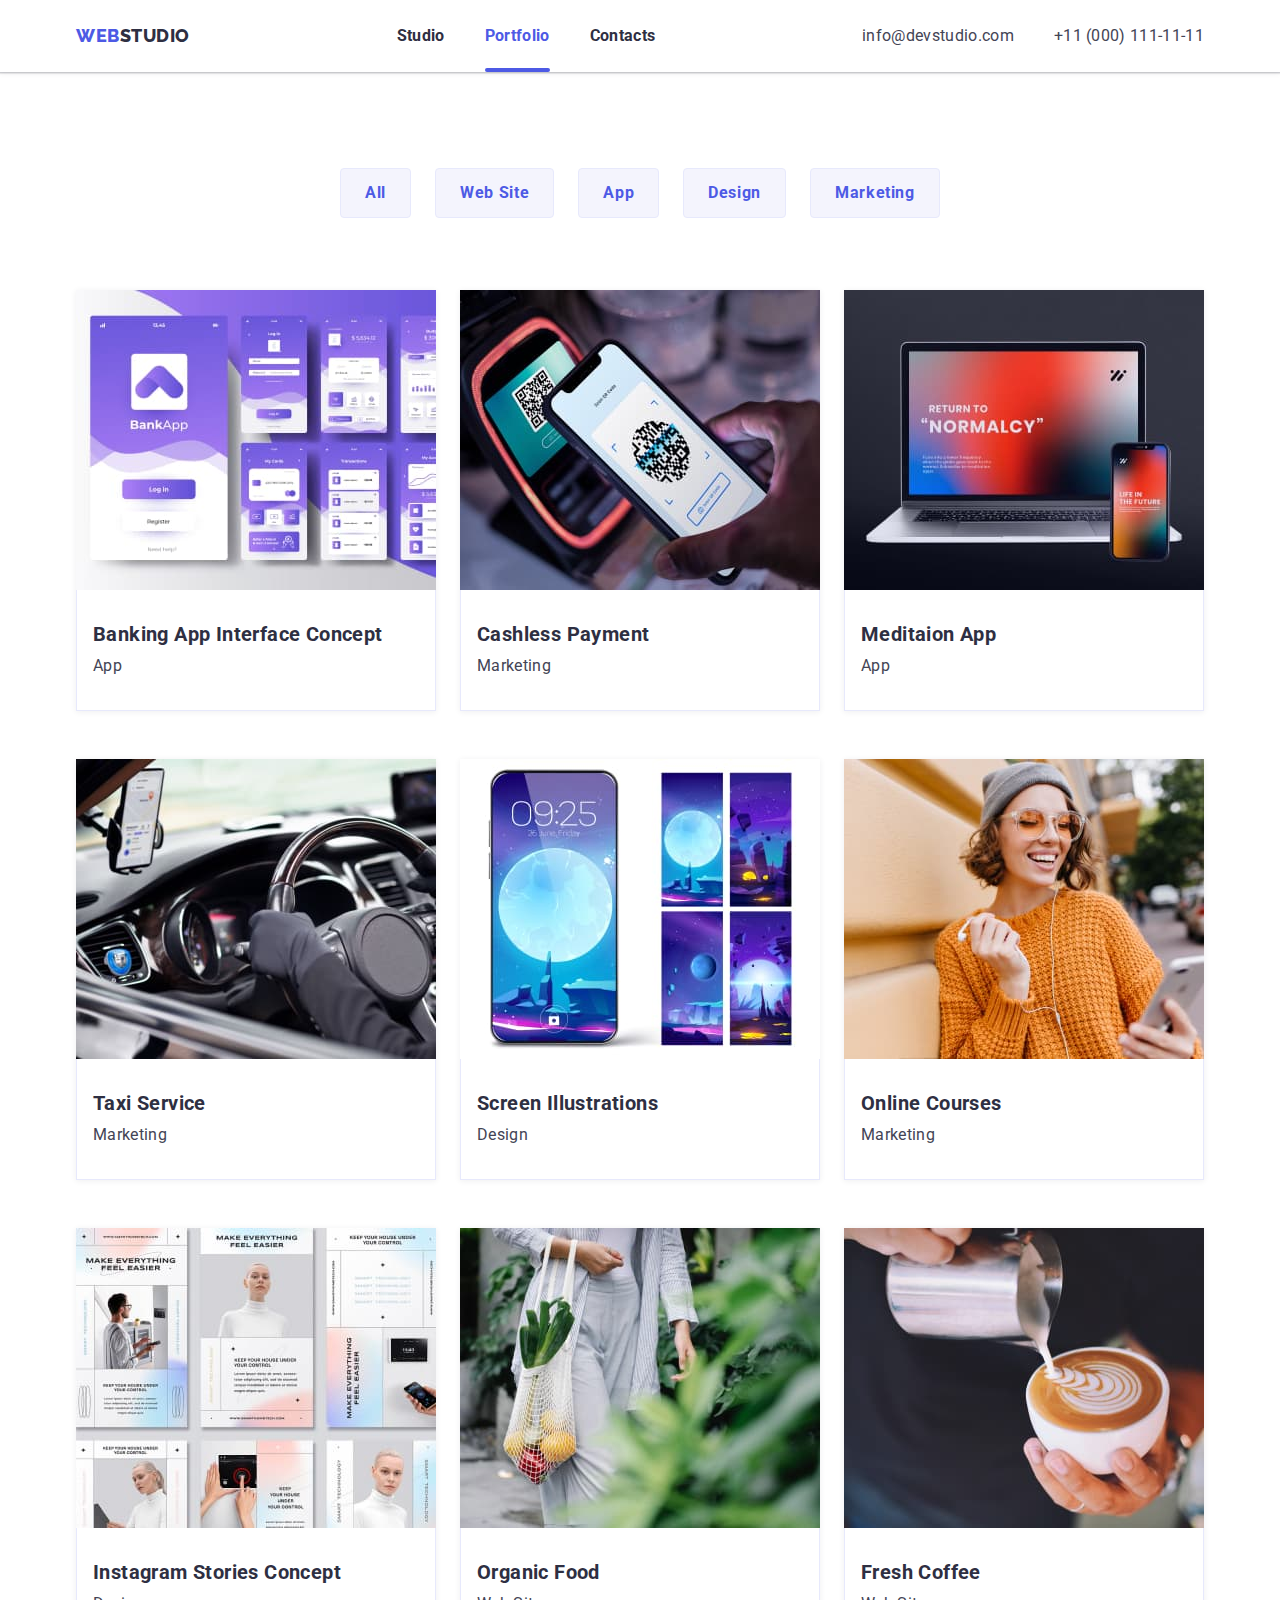
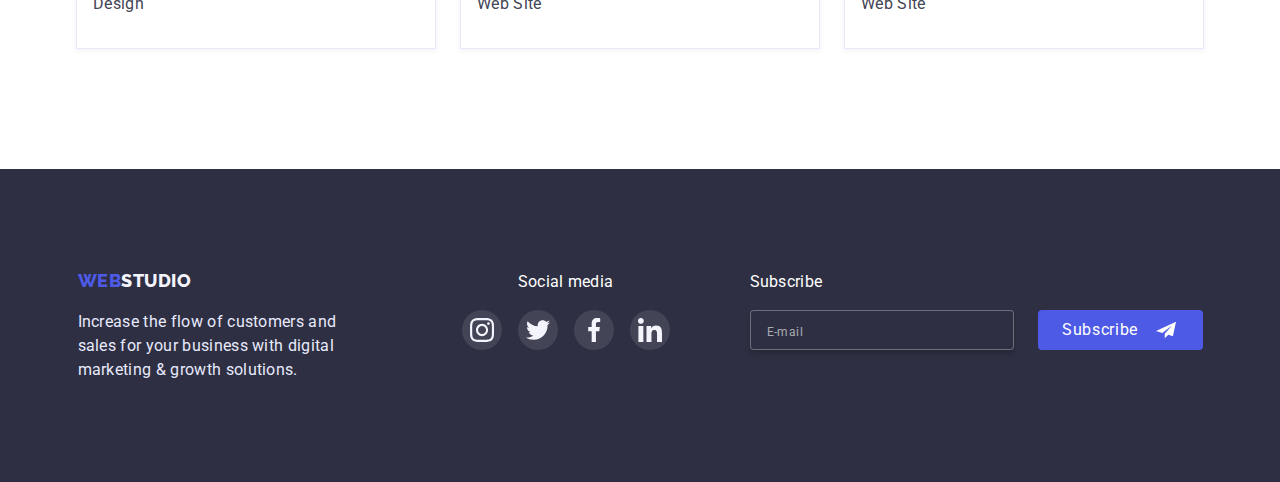
<file: portfolio.html>
<!DOCTYPE html>
<html lang="en">
<head>
    <meta charset="UTF-8">
    <meta http-equiv="X-UA-Compatible" content="IE=edge">
    <meta name="viewport" content="width=device-width, initial-scale=1.0">
    <title>Portfolio</title>
    <link rel="preconnect" href="https://fonts.googleapis.com">
    <link rel="preconnect" href="https://fonts.gstatic.com" crossorigin>
    <link href="https://fonts.googleapis.com/css2?family=Raleway:wght@800&family=Roboto:wght@400;700&display=swap"
        rel="stylesheet">
    <link rel="stylesheet" href="https://cdnjs.cloudflare.com/ajax/libs/modern-normalize/1.1.0/modern-normalize.min.css">
    <link rel="stylesheet" href="./css/styles.css">
</head>
<body>

    <!--HEADER-->
    
    <header class="page-header">
        <div class="container header-container">
            <a href="./index.html" class="logo-header"> <span class="logo-accent">WEB</span>STUDIO</a>
            <nav>
                <ul class="site-nav list">
                    <li class="item"><a href="./index.html" class="site-nav-link link">Studio</a></li>
                    <li class="item"><a href="./portfolio.html" class="site-nav-link link current">Portfolio</a></li>
                    <li class="item"><a href="" class="site-nav-link link">Contacts</a></li>
                </ul>
            </nav>
    
            <ul class="site-contacts list">
                <li class="item"><a href="mailto:info@devstudio.com" class="link">info@devstudio.com</a></li>
                <li class="item"><a href="tel:+11(000)1111111" class="link">+11 (000) 111-11-11</a></li>
            </ul>
        </div>
    </header>
    
<!--PORTFOLIO-->

    <main>
          
        <section class="portfolio">
            <div class="container portfolio-container x ">
                <h1 class="visually-hidden">Portfolio</h1>
                
                <!--POPRTGOLIO BUTTONS-->
                
                <!-- <h2 class="visually-hidden">Project Types</h2> -->
                <ul class="btn-list list">
                    <li class="item"><button type="button" class="portfolio-btn">All</button></li>
                    <li class="item"><button type="button" class="portfolio-btn">Web Site</button></li>
                    <li class="item"><button type="button" class="portfolio-btn">App</button></li>
                    <li class="item"><button type="button" class="portfolio-btn">Design</button></li>
                    <li class="item"><button type="button" class="portfolio-btn">Marketing</button></li>
                </ul>
                
                <!--PROJECTS LIST-->
                
                <!-- <h2 class="visually-hidden">Projects List</h2> -->
                <ul class="project-list list">
                    <li class="portfolio-project">
                        <a class="portfolio-link" href="">
                            <div class="project-thumb">
                                <img class="portfolio-img" src="./images/project-1.jpg" alt="Banking App" width="360px" height="300px">
                                <p class="project-description"> 14 Stylish and User-Friendly App Design Concepts · Task Manager App · Calorie Tracker
                                        App · Exotic Fruit Ecommerce App ·
                                        Cloud Storage App</p>
                            </div>
                            <div class="project-text">
                                <h3 class="title">Banking App Interface Concept</h3>
                                <p class="project-type">App</p>
                            </div>
                        </a>
                    </li>
                    <li class="portfolio-project">
                        <a class="portfolio-link" href="">
                            <div class="project-thumb">
                                <img class="portfolio-img" src="./images/project-2.jpg" alt="Cellphone with QR code reader" width="360px"
                                    height="300px">
                                <p class="project-description"> 14 Stylish and User-Friendly App Design Concepts · Task Manager App · Calorie Tracker
                                    App · Exotic Fruit Ecommerce App ·
                                    Cloud Storage App</p>
                            </div>
                            <div class="project-text">
                                <h3 class="title">Cashless Payment</h3>
                                <p class="project-type">Marketing</p>
                            </div>
                        </a>
                    </li>
                    <li class="portfolio-project">
                        <a class="portfolio-link" href="">
                            <div class="project-thumb">
                                <img class="portfolio-img" src="./images/project-3.jpg" alt="Laptop and cellphone" width="360px" height="300px">
                                <p class="project-description"> 14 Stylish and User-Friendly App Design Concepts · Task Manager App · Calorie Tracker
                                    App · Exotic Fruit Ecommerce App ·
                                    Cloud Storage App</p>
                            </div>
                            <div class="project-text">
                                <h3 class="title">Meditaion App</h3>
                                <p class="project-type">App</p>
                            </div>
                        </a>
                    </li>
                    <li class="portfolio-project">
                        <a class="portfolio-link" href="">
                            <div class="project-thumb">
                                <img class="portfolio-img" src="./images/project-4.jpg" alt="Car interior" width="360px" height="300px">
                                <p class="project-description"> 14 Stylish and User-Friendly App Design Concepts · Task Manager App · Calorie Tracker
                                    App · Exotic Fruit Ecommerce App ·
                                    Cloud Storage App</p>
                            </div>
                            <div class="project-text">
                                <h3 class="title">Taxi Service</h3>
                                <p class="project-type">Marketing</p>
                            </div>
                        </a>
                    </li>
                    <li class="portfolio-project">
                        <a class="portfolio-link" href="">
                            <div class="project-thumb">
                                <img class="portfolio-img" src="./images/project-5.jpg" alt="Cellphone screens" width="360px" height="300px">
                                <p class="project-description"> 14 Stylish and User-Friendly App Design Concepts · Task Manager App · Calorie Tracker
                                    App · Exotic Fruit Ecommerce App ·
                                    Cloud Storage App</p>
                            </div>
                            <div class="project-text">
                                <h3 class="title">Screen Illustrations</h3>
                                <p class="project-type">Design</p>
                            </div>
                        </a>
                    </li>
                    <li class="portfolio-project">
                        <a class="portfolio-link" href="">
                            <div class="project-thumb">
                                <img class="portfolio-img" src="./images/project-6.jpg" alt="Woman with a cellphone" width="360px" height="300px">
                                <p class="project-description"> 14 Stylish and User-Friendly App Design Concepts · Task Manager App · Calorie Tracker
                                    App · Exotic Fruit Ecommerce App ·
                                    Cloud Storage App</p>
                            </div>
                            <div class="project-text">
                                <h3 class="title">Online Courses</h3>
                                <p class="project-type">Marketing</p>
                            </div>
                        </a>
                    </li>
                    <li class="portfolio-project">
                        <a class="portfolio-link" href="">
                            <div class="project-thumb">
                                <img class="portfolio-img" src="./images/project-7.jpg" alt="Instagram pages" width="360px" height="300px">
                                <p class="project-description"> 14 Stylish and User-Friendly App Design Concepts · Task Manager App · Calorie Tracker
                                    App · Exotic Fruit Ecommerce App ·
                                    Cloud Storage App</p>
                            </div>
                            <div class="project-text">
                                <h3 class="title">Instagram Stories Concept</h3>
                                <p class="project-type">Design</p>
                            </div>
                        </a>
                    </li>
                    <li class="portfolio-project">
                        <a class="portfolio-link" href="">
                            <div class="project-thumb">
                                <img class="portfolio-img" src="./images/project-8.jpg" alt="Woman with fruit and vegetables" width="360px"
                                    height="300px">
                                <p class="project-description"> 14 Stylish and User-Friendly App Design Concepts · Task Manager App · Calorie Tracker
                                    App · Exotic Fruit Ecommerce App ·
                                    Cloud Storage App</p>
                            </div>
                            <div class="project-text">
                                <h3 class="title">Organic Food</h3>
                                <p class="project-type">Web Site</p>
                            </div>
                        </a>
                    </li>
                    <li class="portfolio-project">
                        <a class="portfolio-link" href="">
                            <div class="project-thumb">
                                <img class="portfolio-img" src="./images/project-9.jpg" alt="Barista is making coffee" width="360px" height="300px">
                                <p class="project-description"> 14 Stylish and User-Friendly App Design Concepts · Task Manager App · Calorie Tracker
                                    App · Exotic Fruit Ecommerce App ·
                                    Cloud Storage App</p>
                            </div>
                            <div class="project-text">
                                <h3 class="title">Fresh Coffee</h3>
                                <p class="project-type">Web Site</p>
                            </div>
                        </a>
                    </li>
                </ul>
            </div>         
        </section>
    </main>

    <!--FOOTER-->

<footer class="ftr">
    <div class="container footer-container">
        <div class="ftr-first">
            <a class="logo" href="./index.html"> <span class="logo-accent">WEB</span><span
                    class="logo-ftr">STUDIO</span></a>
            <p class="ftr-text">Increase the flow of customers and sales for your business with digital marketing &
                growth
                solutions.</p>
        </div>

        <div class="ftr-second">
            <h4 class="ftr-media-title">Social media</h4>
            <ul class="ftr-icons-list list">
                <li class="ftr-media">
                    <a class="ftr-media-link" href="">
                        <svg class="ftr-icon">
                            <use href="./images/icons.svg#instagram"></use>
                        </svg>
                    </a>
                </li>
                <li class="ftr-media">
                    <a class="ftr-media-link" href="">
                        <svg class="ftr-icon">
                            <use href="./images/icons.svg#twitter"></use>
                        </svg>
                    </a>
                </li>
                <li class="ftr-media">
                    <a class="ftr-media-link" href="">
                        <svg class="ftr-icon">
                            <use href="./images/icons.svg#facebook"></use>
                        </svg>
                    </a>
                </li>
                <li class="ftr-media">
                    <a class="ftr-media-link" href="">
                        <svg class="ftr-icon">
                            <use href="./images/icons.svg#linkedin"></use>
                        </svg>
                    </a>
                </li>
            </ul>
        </div>

        <div class="ftr-third">
            <h4 class="ftr-form-title">Subscribe</h4>
            <form class="ftr-form">
                <div class="ftr-form-field">
                    <label for="ftr-email"></label>
                    <input class="ftr-form-input" type="email" name="email" id="ftr-email" placeholder="E-mail">
                </div>
                <button class="ftr-btn" type="submit">
                    <span class="ftr-btn-text">Subscribe</span>
                    <svg class="ftr-btn-icon">
                        <use href="./images/icons.svg#send"></use>
                    </svg>
                </button>
            </form>
        </div>

    </div>
</footer>
    
</body>
</html>
</file>
<file: css/styles.css>
/* conteiner width: 1128
gutter: 24
total container width: 1152 */


:root {
--primary-text-color: #434455;
--title-text-color: #2E2F42;
--hero-text-color: #FFFFFF;
--accent-color: #4D5AE5;
--footer-logo-color: #F4F4FD;
--footer-text-color: #E7E9FC;
--primary-bg-color: #FFFFFF; 
--secondary-bg-color: #2E2F42;
--additional-bg-color: #F4F4FD;
--additional-accent-color: #404BBF;
--subtle-text-color: #8E8F99;
--succes-color: #31D0AA;
--modal-bg-colort: #FCFCFC;

--transition-dur-and-func: 250ms cubic-bezier(0.4, 0, 0.2, 1);

/* breakpoints */
--phone: 480px;
--tablet: 768px;
--desktop: 1200px;
}

/* ====================== */
/* INDEX.html */
/* ====================== */


/* ===== General formatting ===== */

*,
*::before,
*::after {
    box-sizing: inherit;
}

body {
    background-color: var(--primary-bg-color);
    color: var(--primary-text-color);
    font-family: 'Roboto', sans-serif;
    font-size: 16px;
    line-height: 1.5;
    letter-spacing: 0.02em;
}

h1,
h2,
h3,
h4,
h5,
h6,
p {
    margin: 0;
}

.list {
    padding: 0;
    margin: 0;
    list-style: none;
}

.link {
    text-decoration: none;
    color: currentColor;
}

a {
    text-decoration: none;
}

img {
    display: block;
    max-width: 100%;
    height: auto;
}

.visually-hidden {
    position: absolute;
    white-space: nowrap;
    width: 1px;
    height: 1px;
    overflow: hidden;
    border: 0;
    padding: 0;
    clip: rect(0 0 0 0);
    clip-path: inset(50%);
    margin: -1px;
}
.title {
    color: var(--title-text-color);
    font-weight: 700;
    font-size: 20px;
    line-height: 1.2;
    letter-spacing: 0.02em;
}

.container {
    /* phone screen */
    min-width: 320px;
    max-width: 428px;

    margin-left: auto;
    margin-right: auto;

    padding-left: 16px;
    padding-right: 16px;

    box-sizing: border-box;
}

/* tablet screen */
@media screen and (min-width: 768px) {
    .container {
        max-width: 768px;
    }
}

/* desktop screen */
@media screen and (min-width: 1200px) {
    .container {
        max-width: 1158px;
        padding-left: 15px;
        padding-right: 15px;
    }
}

/* ===== Header styles ===== adaptive done*/

.page-header {
    border: 0;
    box-shadow: 
    0px 1px 6px rgba(46, 47, 66, 0.08), 
    0px 1px 1px rgba(46, 47, 66, 0.16),
    0px 2px 1px rgba(46, 47, 66, 0.08);

    margin: 0;
}

/* ===== Main-nav styles ===== */

.header-container {
    display: flex;
    align-items: center;
    min-height: 70px;
    justify-content: space-between;
}

/* ===== Logo styles ===== */

.logo-header {
    color: var(--title-text-color);
    font-family: 'Raleway', sans-serif;
    font-weight: 800;
    font-size: 18px;
    line-height: 1.33;
    letter-spacing: 0.03em;
    text-align: left;
}

.logo-accent {
    color: var(--accent-color);
    font-family: 'Raleway', sans-serif;
    font-weight: 800;
    font-size: 18px;
    line-height: 1.33;
    letter-spacing: 0.03em;
}

/* ===== Site navigation styles ===== */

.site-nav {
    display: flex;
    /* margin-right: 332px; */
}
.site-nav .item:not(:last-child) {
    margin-right: 40px;
}
.site-nav-link {
    position: relative;
    display: block;
    padding-top: 24px;
    padding-bottom: 24px;

    color: var(--title-text-color);
    font-weight: 700;
    text-align: left; 

    transition: color var(--transition-dur-and-func);
    transition-delay: 0ms;
}
.site-nav-link:hover,
.site-nav-link:focus {
    color: var(--accent-color);
}
.site-nav-link.current {
    color: var(--accent-color);
}
.site-nav-link.current::after {
    position: absolute;
    display: block;

    content: " ";
    width: 100%;
    height: 4px;
    
    bottom: 0;
    left: 0;

    background-color: var(--accent-color);
    border-radius: 2px;
    opacity: 1;
    transition: opacity var(--transition-dur-and-func);
}

@media screen and (max-width: 767.98px) {
    .site-nav {
        display: none;
    }
}
@media screen and (min-width: 768px) {
    .site-nav {
        margin-right: auto;
    }
}

/* ===== Contacts styles ===== */

.site-contacts {
    display: flex;
}

.site-contacts .link {
    color: var(--primary-text-color);
    
    transition: color var(--transition-dur-and-func);
    transition-delay: 0ms;
}
.site-contacts .link:hover,
.site-contacts .link:focus {
    color: var(--accent-color);
}

@media screen and (max-width: 767.98px) {
    .site-contacts {
        display: none;
    }
}

@media screen and (min-width: 768px) and (max-width: 1199.98px) {
    .site-contacts {
        display: flex;
        flex-direction: column;
        gap: 4px;
        /* justify-content: center; */
        /* align-items: center; */
        text-align: center;
    }
}
@media screen and (min-width: 768px) and (max-width: 1199.98px) {
    .site-contacts .link {
        font-size: 12px;
        line-height: calc(16/12);
        letter-spacing: 0.04em;
    }  
}
@media screen and (min-width: 1200px) {
    .site-contacts .item:not(:last-child) {
        margin-right: 40px;
    }
}

/* ===== Mobile menu ===== */

.menu-toggle {
    display: flex;
    justify-content: center;
    align-items: center;

    width: 32px;
    height: 22px;
    margin: 0;
    padding: 0;

    background-color: transparent;
    border: none;
    
    cursor: pointer;
    box-sizing: border-box;
}

@media screen and (min-width: 768px) {
    .menu-toggle {
        display: none;
    }
}

.menu-icon {
    width: 32px;
    height: 22px;
    fill: var(--secondary-bg-color)
}

/* ===== Hero styles =====*/


.hero {
        /* background-blend-mode: multiply; */
        background-image: linear-gradient(rgba(46, 47, 66, 0.7), rgba(46, 47, 66, 0.7)),
            url("../images/hero/dark-bg_mob@1x.jpg");
    
        background-repeat: no-repeat;
        background-position: center;
        background-size: cover;
        background-color: rgba(46, 47, 66, 0.7);
        /* height: 600px; */
        max-width: 1440px;
        margin-left: auto;
        margin-right: auto;
        text-align: center;
        padding-top: 112px;
        padding-bottom: 112px;
    }


@media screen and (max-width: 767.98px) and 
(min-device-pixel-ratio: 2),
(min-resolution: 192dpi),
(min-resolution: 2dppx) {
    .hero {
        background-image: linear-gradient(rgba(46, 47, 66, 0.7), rgba(46, 47, 66, 0.7)),
        url("../images/hero/dark-bg_mob@2x.jpg");
    }
}

@media screen and (min-width: 768px) {
    .hero {
        background-image: linear-gradient(rgba(46, 47, 66, 0.7), rgba(46, 47, 66, 0.7)), 
        url("../images/hero/dark-bg_tab@1x.jpg");
    }
}
@media screen and (min-width: 768px) and 
(min-device-pixel-ratio: 2),
(min-resolution: 192dpi),
(min-resolution: 2dppx) {
    .hero {
        background-image: linear-gradient(rgba(46, 47, 66, 0.7), rgba(46, 47, 66, 0.7)),
                url("../images/hero/dark-bg_tab@2x.jpg");
    }
}
@media screen and (min-width: 1200px) {
    .hero {
        background-image: linear-gradient(rgba(46, 47, 66, 0.7), rgba(46, 47, 66, 0.7)),
            url("../images/hero/people-office\ 1_desk@1x.jpg");
    }
}

@media screen and (min-width: 1200px) and 
(min-device-pixel-ratio: 2),
(min-resolution: 192dpi),
(min-resolution: 2dppx) {
    .hero {
        background-image: linear-gradient(rgba(46, 47, 66, 0.7), rgba(46, 47, 66, 0.7)),
            url("../images/hero/people-office\ 1_desk@2x.jpg");
    }
}

@media screen and (min-width: 768px) and (max-width: 1199.98px) {
    .hero {
        padding-top: 112px;
        padding-bottom: 108px;
    }
}
@media screen and (min-width: 1200px) {
    .hero {
        padding-top: 188px;
        padding-bottom: 188px;
    }
}

.hero-title {
    margin-top: 0;
    margin-bottom: 72px;

    color: var(--hero-text-color);
    font-weight: 700;
    font-size: 36px;
    line-height: calc(40/36);
}
@media screen and (min-width: 768px) and (max-width: 1199.98px) {
    .hero-title {
        margin-bottom: 40px;
        font-size: 56px;
        line-height: calc(60/56);
    }
}
@media screen and (min-width: 1200px) {
    .hero-title {
        margin-bottom: 48px;
        font-size: 56px;
        line-height: calc(60/56);
    }
}

.hero-btn {
    padding: 16px 32px;

    color: var(--hero-text-color);
    background-color: var(--accent-color);
    font-weight: 700;
    font-size: 16px;
    line-height: 1.19;
    text-align: center;

    border: none;
    border-radius: 4px;
    box-shadow: 0px 4px 4px rgba(0, 0, 0, 0.15);

    cursor: pointer; 
    
    transition: background-color var(--transition-dur-and-func), 
    box-shadow var(--transition-dur-and-func);
    transition-delay: 0ms;
   }

   .hero-btn:hover {
    background-color: var(--additional-accent-color);
    box-shadow: 
    0px 2px 1px rgba(46, 47, 66, 0.08),
    0px 1px 1px rgba(46, 47, 66, 0.16),
    0px 1px 6px rgba(46, 47, 66, 0.08);
   }


/* ===== Benefits styles ===== adaptive done*/


.benefits {
    margin-top: 0;
    margin-bottom: 0;
    padding-top: 96px;
    padding-bottom: 96px;  
}
/* desktop screen */
@media screen and (min-width: 1200px) {
    .benefits {
        padding-top: 120px;
        padding-bottom: 120px;
    }
}

/* .benefits-container {
    box-sizing: border-box;
} */

/* phone screen */
.benefits-list {
    text-align: center;
}

/* tablet screen */
@media screen and (min-width: 768px) {
    .benefits-list {
        display: flex;
        flex-wrap: wrap;
        flex-basis: calc((100%-24px)/2);
        text-align: left;
        justify-content: left;
        align-items: center;
        }
}
   
/* desktop screen */
@media screen and (min-width: 1200px) {
    .benefits-list {
        display: flex;
        flex-wrap: nowrap;
        justify-content: center;
        align-items: center;
        text-align: left;
        }
}

/* phone screen */
.benefits-item:not(:last-child) {
    margin-bottom: 72px;
}

/* tablet screen */
@media screen and (min-width: 768px) {
    .benefits-item {
        margin-right: 24px;
        width: 356px;
    }
}
@media screen and (min-width: 768px) {
    .benefits-item:nth-child(2n) {
        margin-right: 0;
    }
}
@media screen and (min-width: 768px) {
    .benefits-item:nth-child(n+3) {
        margin-bottom: 0;
    }
}

/* desktop screen */
@media screen and (min-width: 1200px) {
    .benefits-item {
        width: 264px;
        flex-basis: auto;
    }
}
@media screen and (min-width: 1200px) {
    .benefits-item:not(:last-child) {
            margin-right: 24px;
            margin-bottom: 0;
        }
}
 
/* phone & tablet screen */
@media screen and (min-width: 320px) and (max-width: 1199.98px) {
    .benefits-icon-container {
        display: none;
    }
}

/* desktop screen */
@media screen and (min-width: 1200px) {
    .benefits-icon-container {
        display: flex;
        justify-content: center;
        align-items: center;
        width: 264px;
        height: 112px;
        border-radius: 4px;
        background-color: var(--footer-logo-color);
        margin-bottom: 8px;
        }
}

/* phone & tablet screen */
@media screen and (max-width: 1199.98px) {
    .benefit-icon {
        display: none;
    }
}
/* desktop screen */
@media screen and (min-width: 1200px){
    .benefit-icon {
        width: 64px;
        height: 64px;
        }
}

/* phone screen */
.benefits-title {
    font-weight: 700;
    font-size: 36px;
    line-height: calc(40px/36px);
    margin-top: 0;
    margin-bottom: 8px;   
    
    text-align: center;
}

/* tablet screen */
@media screen and (min-width: 768px) {
    .benefits-title {
        text-align: left;
    }
}

/* desktop screen */
@media screen and (min-width: 1200px) {
    .benefits-title {
        font-weight: 400;
        font-size: 20px;
        line-height: calc(24px/20px);
    }
}

.benefits .description {
    margin-top: 0;
    margin-bottom: 0;
}

/* ===== Projects examples styles ===== adaptive added */


.projects {
    margin-top: 0;
    margin-bottom: 0;
    padding-bottom: 120px;
}
.projects-title {
    margin-top: 0;
    margin-bottom: 72px;

    color: var(--title-text-color);
    font-weight: 700;
    font-size: 36px;
    line-height: 1.11;
    text-align: center;
}
.projects-list {
    display: flex;
}
.projects-item {
    border: 1px solid var(--footer-text-color);
}
.projects-item:not(:last-child) {
    margin-right: 24px;
}
.projects-img {
    display: block;
}

@media screen and (max-width: 1199.98px) {
    .projects {
        display: none;
    }
}

@media screen and (min-width: 1200px) {}


/* ===== Team styles ===== */

.team {
    margin-top: 0;
    margin-bottom: 0;
    padding-top: 96px;
    padding-bottom: 128px;
    background: var(--additional-bg-color);
    text-align: center;
}
@media screen and (min-width: 768px) {
    .team {
        padding-bottom: 104px;
    }
}
@media screen and (min-width: 1200px) {
    .team {
    padding-top: 120px;
    padding-bottom: 120px;
    }
}

.team-title {
    margin-top: 0;
    margin-bottom: 72px;
  
    color: var(--title-text-color);
    font-weight: 700;
    font-size: 36px;
    line-height: calc(40/36);
}
.team-list {
    display: flex;
    justify-content: center;
    align-items: center;
    text-align: center;
}
@media screen and (max-width: 767.98px) {
    .team-list {
        display: flex;
        flex-direction: column;
        flex-wrap: wrap;
        gap: 72px;
    }
}
@media screen and (min-width: 768px) and (max-width: 1199.98px) {
    .team-list {
        display: flex;
        flex-wrap: wrap;
        flex-basis: calc((100%-24px)/2);
        row-gap: 64px;
        column-gap: 24px;
        }
}
@media screen and (min-width: 1200px) {
    .team-list .team-item:not(:last-child) {
        margin-right: 24px;
    }
}

.team-item {
    background-color: var(--primary-bg-color);

    border-bottom-left-radius: 4px;
    border-bottom-right-radius: 4px;
   
    box-shadow: 
    0px 2px 1px rgba(46, 47, 66, 0.08),
    0px 1px 1px rgba(46, 47, 66, 0.16),
    0px 1px 6px rgba(46, 47, 66, 0.08);
}
.team-item .title {
    margin-top: 0px;
    margin-bottom: 8px;
}
.team-item .description {
    margin-top: 0;
    margin-bottom: 8px;
}
.team-img {
    display: block;
}
.card-text {
    margin-top: 0;
    margin-bottom: 0;
    padding: 32px 16px;
}
.team-icons {
    display: flex;
    justify-content: center;
    border: none;
    padding: 0;
}
.media:not(:last-child) {
    margin-right: 24px; 
}
.team-media-icon {
    display: flex;
    justify-content: center;
    align-items: center;
    width: 40px;
    height: 40px;
    background-color: var(--accent-color);
    border: none;
    border-radius: 50%;
    fill: var(--footer-logo-color);

    transition: background-color var(--transition-dur-and-func);
    transition-delay: 0ms;
}
.team-media-icon:hover,
.team-media-icon:focus {
    background-color: var(--additional-accent-color);
}
.media-icon {
    width: 16px;
    height: 16px;
}

/* ===== Customers styles ====== adaptive done */


/* phone and tablet screen */
.customers {
    margin-top: 0;
    margin-bottom: 0;
    padding-top: 96px;
    padding-bottom: 96px;
    text-align: center;
}
/* descktop screen */
@media screen and (min-width: 1200px) {
    .customers {
        padding-top: 120px;
        padding-bottom: 120px;
    }
}

/* phone, tablet & desktop screen */
.customers-title {
    margin-top: 0;
    margin-bottom: 72px;
    color: var(--title-text-color);
    font-weight: 700;
    font-size: 36px;
    line-height: calc(40px/36px); 
}

/* phone screen */
@media screen and (min-width: 320px) and (max-width: 767.98px) {
    .customers-list {
        display: flex;
        flex-wrap: wrap;
        flex-basis: calc((100%-16px)/2);
        gap: 16px;
        justify-content: center;
        align-items: center;
        }
}
/* tablet screen */
@media screen and (min-width: 768px) and (max-width: 1199.98px) {
    .customers-list {
        display: flex;
        flex-wrap: wrap;
        flex-basis: calc((100%-48px)/3);
        gap: 24px;
        justify-content: center;
        align-items: center;
        margin-bottom: 72px;
        }
}
@media screen and (min-width: 768px) and (max-width: 1199.98px) {
    .customers-list:nth-child(n+4) {
        margin-bottom: 0;
    }
}
/* desktop screen */
@media screen and (min-width: 1200px) {
    .customers-list {
        display: flex;
        flex-direction: row;
        gap: 24px;
        justify-content: center;
        align-items: center;
    }
}

/* phone screen */
.customers-link {
    display: flex;
    justify-content: center;
    align-items: center;
    width: 190px;
    height: 88px;
    fill: var(--subtle-text-color);
    border: 1px solid var(--subtle-text-color);
    border-radius: 4px;

    transition: fill var(--transition-dur-and-func), border-color var(--transition-dur-and-func);
    transition-delay: 0ms;
}
/* tablet & desktop screen */
@media screen and (min-width: 768px) {
    .customers-link {
        width: 168px;
        height: 88px;
    }
}

/* phone, tablet & desktop screen */
.customers-link:hover,
.customers-link:focus {
    fill: var(--additional-accent-color);
    border-color: var(--additional-accent-color);
}

/* phone screen */
@media screen and (min-width: 320px) and (max-width: 767.98px) {
    .customers-icon {
        width: 110px;
        height: 56px;
    }
}
/* tablet & desktop screen */
@media screen and (min-width: 768px) {
    .customers-icon {
        width: 104px;
        height: 56px;
    }
}



/* ===== Footer styles ===== adaptive done*/


/* phone & tablet screen */
.ftr {
    margin-top: 0;
    margin-bottom: 0;
    padding-top: 96px;
    padding-bottom: 96px;
    background: var(--secondary-bg-color);
}
/* desktop screen */
@media screen and (min-width: 1200px) {
    .ftr {
        padding-top: 100px;
        padding-bottom: 100px;
    }
}

/* phone screen */
.footer-container {
    display: flex;
    flex-direction: column;
    justify-content: center;
    align-items: center;
    text-align: center;
    margin-left: auto;
    margin-right: auto;
}

/* tablet screen */
@media screen and (min-width: 768px) and (max-width: 1199.98px) {
    .footer-container {
        display: flex;
        justify-content: left;
        flex-direction: row;
        flex-wrap: wrap;
        /* flex-basis: calc((100%-24px)/2); */
        gap: 24px;
        padding-left: 110px;
    }
}
@media screen and (min-width: 768px) and (max-width: 1199.98px) {
    .footer-container:nth-child(n+3) {
        margin: 0;
    }
}
/* desktop screen */
@media screen and (min-width: 1200px) {
    .footer-container {
        display: flex;
        flex-direction: row;
        justify-content: center;
        align-items: baseline;
    }
}

/* phone & tablet screen */
@media screen and (max-width: 1199.98px) {
    .ftr-first {
        margin-bottom: 72px;
    }
}
@media screen and (min-width: 768px) {
    .ftr-first {
        text-align: left;
    }
}
/* desktop screen */
@media screen and (min-width: 1200px) {
    .ftr-first {
        margin-bottom: 0;
        margin-right: 120px;
    }
}

/* phone screen */
@media screen and (max-width: 767.98px) {
    .logo-footer {
        font-family: 'Raleway', sans-serif;
        font-weight: 800;
        font-size: 18px;
        line-height: calc(21.13px/18px);
        letter-spacing: 0.03em;
        text-align: center;
        }
}
/*tablet & desktop screen  */
@media screen and (min-width: 768px) {
    .logo-footer {
        text-align: left;
    }
}

/* phone, tablet & desktop screen */
.logo-ftr {
    color: var(--footer-logo-color);
    font-family: 'Raleway', sans-serif;
    font-weight: 800;
    font-size: 18px;
    line-height: calc(21.13px/18px);
    letter-spacing: 0.03em;
}

/* phone screen */
@media screen and (max-width: 767.98px) {
    .ftr-text {
        margin-top: 16px;
        margin-bottom: 0;
        color: var(--footer-text-color);
        width: 268px;
    }
}

/* tablet & desktop screen */
@media screen and (min-width: 768px) {
    .ftr-text {
        margin-top: 16px;
        margin-bottom: 0;
        color: var(--footer-text-color);
        width: 264px;
    }
}


/* phone & tablet screen*/
@media screen and (max-width: 1199.98px) {
    .ftr-second {
        margin-bottom: 72px;
    }
}

/* desktop screen */
@media screen and (min-width: 1200px) {
    .ftr-second {
        margin: 0;
        margin-right: 80px;
    }
}

/* phone screen */
.ftr-media-title {
    color: var(--hero-text-color);
    margin-top: 0;
    margin-bottom: 16px;
    font-weight: 400;
    text-align: center;
}
/* tablet & desktop screen */
@media screen and (min-width: 768px) {
    .ftr-media-title {
        margin-bottom: 16px
        text-align: left;
    }
}

.ftr-icons-list {
    display: flex;
    justify-content: center;
    gap: 16px;
}

.ftr-media-link {
    display: flex;
    justify-content: center;
    align-items: center;
    width: 40px;
    height: 40px;
    background-color: rgba(255, 255, 255, 0.1);
    border: none;
    border-radius: 50%;

    transition: background-color var(--transition-dur-and-func);
    transition-delay: 0ms;
}
.ftr-media-link:hover,
.ftr-media-link:focus {
    background-color: var(--succes-color);
}
.ftr-icon {
    width: 24px;
    height: 24px;
}

/* phone screen */
@media screen and (max-width: 767.98px) {
    .ftr-third {
        display: flex;
        flex-direction: column;
        gap: 16px;
        justify-content: center;
    }
}
@media screen and (min-width: 768px) {
    .ftr-third {
        display: flex;
        flex-direction: column;
        gap: 16px;
        justify-content: left;
    }
}

/* phone screen */
@media screen and (max-width: 767.98px) {
    .ftr-form-title {
        color: var(--hero-text-color);
        font-weight: 400;
        text-align: center;
        margin: 0;
        margin-bottom: 16px;
    }
}
/* tablet & desktop screen */
@media screen and (min-width: 768px) {
    .ftr-form-title {
        color: var(--hero-text-color);
        font-weight: 400;
        text-align: left;
    }
}

/* phone screen */
@media screen and (max-width: 767.98px) {
    .ftr-form {
        display: flex;
        flex-direction: column;
        justify-content: center;
        align-items: center;
        gap: 16px;
        height: 40px;
    }
}
/* tablet & desktop screen */
@media screen and (min-width: 768px) {
    .ftr-form {
        display: flex;
        flex-direction: row;
        justify-content: center;
        align-items: center;
        gap: 24px;
        height: 40px;
    }
}

/* phone screen */
@media screen and (max-width: 767.98px) {
    .ftr-form-input {
        padding: 0;
        padding-left: 16px;
    
        width: 396px;
        height: 40px;
    
        color: var(--footer-logo-color);
        background-color: var(--secondary-bg-color);
        border: 1px solid rgba(255, 255, 255, 0.3);
        border-radius: 4px;
        box-shadow: 0px 4px 4px rgba(0, 0, 0, 0.15);
        }
}
/* tablet & desktop screen */
@media screen and (min-width: 768px) {
    .ftr-form-input {
        padding: 0;
        padding-left: 16px;
    
        width: 264px;
        height: 40px;
    
        color: var(--footer-logo-color);
        background-color: var(--secondary-bg-color);
        border: 1px solid rgba(255, 255, 255, 0.3);
        border-radius: 4px;
        box-shadow: 0px 4px 4px rgba(0, 0, 0, 0.15);
    }
}

.ftr-form-field input::placeholder {
    font-size: 12px;
    line-height: 2;
    letter-spacing: 0.04em;
    color: rgba(255, 255, 255, 0.6);
}
.ftr-btn{
    display: flex;
    margin: 0;
    padding: 8px 24px;
    box-sizing: border-box;
    
    justify-content: center;
    text-align: center;
    align-items: center;

    width: 165px;
    height: 40px;

    letter-spacing: 0.04em;
    color: var(--hero-text-color);
    background-color: var(--accent-color);

    border: none;
    border-radius: 4px;

    cursor: pointer;
}
.ftr-btn-text {
    margin-right: 16px;
}
.ftr-btn-icon {
    width: 24px;
    height: 20px;
}

/* ================================= */
/* PORTFOLIO.html */
/* ================================= */

/* Filter buttons styles */

.portfolio {
    padding-top: 96px;
    padding-bottom: 120px;
}
.btn-list {
    display: flex;
    justify-content: center;
    margin-bottom: 72px;
    text-align: center;
}
.btn-list .item:not(:last-child) {
    margin-right: 24px;
}
.portfolio-btn {
    padding: 12px 24px;

    color: var(--accent-color);
    background-color: var(--additional-bg-color);
    font-weight: 700;
    font-family: inherit;
    font-size: 16px;
    line-height: 1.5;
    text-align: center;
    letter-spacing: 0.04em;

    border: 1px solid var(--footer-text-color);
    border-radius: 4px;
    cursor: pointer;

    transition: color var(--transition-dur-and-func),
    background-color var(--transition-dur-and-func),
    border-color var(--transition-dur-and-func),
    box-shadow var(--transition-dur-and-func);
    transition-delay: 0ms;
}
.portfolio-btn:hover,
.portfolio-btn:focus {
    color: var(--hero-text-color);
    background-color: var(--additional-accent-color);
    border-color: var(--additional-accent-color);
    box-shadow: 
    0px 2px 2px rgba(0, 0, 0, 0.12),
    0px 2px 1px rgba(0, 0, 0, 0.08),
    0px 3px 1px rgba(0, 0, 0, 0.1);
}

/* Projects styles */

.project-list {
    display: flex;
    flex-wrap: wrap;
    justify-content: center;
}

.portfolio-project {
    box-sizing: border-box;
    margin-right: 24px;
    margin-bottom: 48px;

    box-shadow: 0px 1px 6px rgba(46, 47, 66, 0.08);
}
.portfolio-project:nth-child(3n) {
    margin-right: 0;
}
.portfolio-project:nth-last-child(-n+3) {
    margin-bottom: 0;
}
.portfolio-link {
    display: block;
}
.portfolio-link:hover,
.portfolio-link:focus,
.portfolio-link:hover .project-thumb::before,
.portfolio-link:hover .project-description {
    box-shadow: 
    0px 2px 1px rgba(46, 47, 66, 0.08),
    0px 1px 1px rgba(46, 47, 66, 0.16),
    0px 1px 6px rgba(46, 47, 66, 0.08);
    opacity: 1;
    transform: translateY(0);
}
.project-thumb {
    position: relative;
    display: flex;
    overflow: hidden;
}
.project-thumb::before {
    display: inline-block;
    position: absolute;
    content: " ";
    width: 100%;
    height: 100%;
    background-color: var(--additional-accent-color);

    opacity: 0;

    transform: translateY(100%);
    transition: var(--transition-dur-and-func);
}
.project-description {
    position: absolute;
    color: var(--additional-bg-color);
    text-align: left;
    width: 100%;
    height: 100%;
    top: 0;
    left: 0;
    margin: 0;
    padding-top: 40px;
    padding-right: 32px;
    padding-left: 32px;

    opacity: 0;

    transform: translateY(100%);
    transition: var(--transition-dur-and-func);
}
.portfolio-img {
    display: block;
}
.project-list .title {
    margin-top: 0;
    margin-bottom: 8px; 
    text-align: left;
}
.project-type {
    margin-top: 0;
    margin-bottom: 0;

    color: var(--primary-text-color);
    text-align: left; 
}
.project-text {
    padding-top: 32px;
    padding-bottom: 32px;
    padding-left: 16px;

    border: 1px solid var(--footer-text-color);
    border-top: none;
}

/* ================================= */
/* MODAL */
/* ================================= */

.backdrop {
    position: fixed;
    top: 0;
    left: 0;

    width: 100%;
    height: 100%;
    background-color: rgba(46, 47, 66, 0.4);

    opacity: 1;
    transition: opacity var(--transition-dur-and-func);
}

.backdrop.is-hidden {
    opacity: 0;
    pointer-events: none;
    visibility: hidden;
}

.modal {
    position: absolute;
    top: 50%;
    left: 50%;
    transform: translate(-50%, -50%);

    padding: 72px 24px 24px;
    

    width: 408px;

    background-color: var(--modal-bg-colort);
    box-shadow:
        0px 2px 1px rgba(0, 0, 0, 0.2),
        0px 1px 3px rgba(0, 0, 0, 0.12),
        0px 1px 1px rgba(0, 0, 0, 0.14);
    border-radius: 4px;
}

@media screen and (max-width: 767.98px) {
    .modal {
        width: 392px;
    }
}

.modal-close {
    position: absolute;
    top: 24px;
    right: 24px;
    display: flex;
    justify-content: center;
    align-items: center;
    padding: 0;
    margin: 0;

    width: 24px;
    height: 24px;

    fill: #000000;
    background-color: var(--footer-text-color);
    border: 1px solid rgba(0, 0, 0, 0.1);
    border-radius: 50%;
    cursor: pointer;

    transition: fill var(--transition-dur-and-func), 
    background-color var(--transition-dur-and-func);
}

.modal-close:hover,
.modal-close:focus {
    fill: var(--primary-bg-color);
    background-color: var(--additional-accent-color);
}

.modal-close-icon {
    width: 8px;
    height: 8px;
}

.modal-form-title {
    padding: 0;
    margin: 0;
    margin-bottom: 16px;
    text-decoration: none;
    text-align: center;
    color: var(--secondary-bg-color);
}

/* Modal form */

.modal-form {
    padding: 0;
    margin: 0;
    
    font-size: 12px;
    line-height: calc(16/12);
    letter-spacing: 0.04em;
    color: var(--subtle-text-color)
}

.modal-form-field {
    position: relative;

    display: flex;
    flex-direction: column;
}

.modal-form-field textarea {
    padding: 8px 16px;
    height: 120px;

    margin-bottom: 16px;
    resize: none;
}

.modal-form-field input::placeholder {
    color: rgba(117, 117, 117, 0.5);
}

.modal-form-field:not(:last-child) {
    margin-bottom: 8px;
}

.field-label {
    margin-bottom: 4px;
}

.field-input-block {
    position: relative;
}

.field-input {
    box-sizing: border-box;

    padding: 8px 16px 8px 38px;

    width: 100%;
    height: 40px;

    outline: none;
    border: 1px solid rgba(33, 33, 33, 0.2);
    border-radius: 4px;

    transition: border-color var(--transition-dur-and-func);
}

.field-input:focus {
    border: 1px solid var(--accent-color);
}

.field-input:focus + .field-icon {
    fill: var(--accent-color);
}

.field-input-block > .name {
    width: 18px;
    height: 18px;
}

.field-input-block > .tel {
    width: 18px;
    height: 24px;
}

.field-input-block > .email {
    width: 18px;
    height: 24px;
}

.field-icon {
    position: absolute;
    top: 50%;
    left: 16px;
    transform: translateY(-50%);

    fill: var(--secondary-bg-color);
    border: transparent;

    transition: fill var(--transition-dur-and-func);
}

/* Modal checkbox */

.modal-checkbox {
    display: flex;
    align-items: center;
    gap: 8px;
    margin-bottom: 24px;
}

.modal-checkbox-input {
    appearance: none;

    width: 16px;
    height: 16px;

    border: 1.25px solid var(--secondary-bg-color);
    border-radius: 2px;
    background-size: 0px;
    cursor: pointer;

    transition: all var(--transition-dur-and-func);
}

.modal-checkbox-input:checked {
    background-image:url(../images/check.svg);
    background-repeat: no-repeat;
    background-position: center;
    background-color: var(--additional-accent-color);
    fill: var(--footer-logo-color);
    border-color: var(--additional-accent-color);
    background-size: 10px;
}

.checkbox-agreement-link {
    text-decoration: underline;
    color: var(--accent-color);
}

/* Modal send button  */

.modal-send-field{
    display: flex;
    justify-content: center;
    align-items: center;
    margin-bottom: 24px;
}

.modal-send-btn {
    box-sizing: border-box;

    padding: 16px 32px;

    width: 169px;
    height: 56px;

    letter-spacing: 0.04em;
    color: var(--hero-text-color);
    background-color: var(--accent-color);
    border: none;
    border-radius: 4px;
    box-shadow: 0px 4px 4px rgba(0, 0, 0, 0.15);

    cursor: pointer;
}

/* ====================================== */
/* MOBILE MENU */
/* ====================================== */

/* .menu {
    display: flex;
    padding: 0;
    margin: 0;
    list-style: none;
}

@media (max-width: 767.98px) {
    .menu {
        display: none;
    }
}

.menu .link {
    padding: 10px;
    color: inherit;
    text-decoration: none;
}

.menu .link:hover,
.menu .link:focus {
    text-decoration: underline;
} */


/* .menu-toggle:hover,
.menu-toggle:focus {
    background-color: rgba(0, 0, 0, 0.1);
} */

.menu-container {
    box-sizing: border-box;
    position: fixed;
    top: 0;
    left: 0;
    
    display: flex;
    flex-direction: column;
    
    width: 100vw;
    height: 100vh;
    padding: 40px;
    padding-top: 80px;
    background-color: var(--primary-bg-color);
    z-index: 999;
    
    transform: translateX(100%);
    transition: transform var(--transition-dur-and-func)
    }

.menu-container.is-open {
    transform: translateX(0);
}

@media screen and (min-width: 768px) {
    .menu-container {
        display: none;
    }
}

.menu-toggle {
    display: flex;
    align-items: center;
    justify-content: center;

    min-width: 32px;
    min-height: 22px;

    margin: 0;
    padding: 0;
    fill: var(--secondary-bg-color);
    background-color: transparent;
    border: none;
    cursor: pointer;
    outline: none;
}

@media screen and (min-width: 768px) {
    .menu-toggle {
        display: none;
    }
}

.menu-toggle-close {
    position: absolute;
    top: 40px;
    right: 40px;
    display: flex;
    justify-content: center;
    align-items: center;
    padding: 0;
    margin: 0;
    
    min-width: 24px;
    min-height: 24px;
    
    fill: #000000;
    background-color: var(--footer-text-color);
    border: 1px solid rgba(0, 0, 0, 0.1);
    border-radius: 50%;
    cursor: pointer;
    
    transition: fill var(--transition-dur-and-func),
    background-color var(--transition-dur-and-func);
}

.menu-toggle-close:hover,
.menu-toggle-close:focus {
    fill: var(--primary-bg-color);
    background-color: var(--additional-accent-color);
}

.menu-close-icon {
    width: 8px;
    height: 8px;
    margin: 0;
    padding: 0;
}

.mobile-menu {
    display: flex;
    flex-direction: column;
    justify-content: left;
    text-align: left;
    gap: 40px;;
    margin-bottom: auto;
}

.mobile-menu-link {    
    font-weight: 700;
    font-size: 36px;
    line-height: calc(40px/36px);
    color: var(--secondary-bg-color);
}

.mobile-contacts {
    display: flex;
    flex-direction: column;
    justify-content: left;
    gap: 40px;
    padding: 0;
    margin: 0;
    margin-bottom: 48px;
}

.mobile-contacts-link {
    font-size: 20px;
    line-height: calc(24px/20px);
    color: var(--primary-text-color);
}
.mobile-contacts-link.accent {
    font-weight: 700;
    font-size: 36px;
    line-height: calc(40px/36px);
    color: var(--accent-color);
}

.mobile-socials {
    display: flex;
    justify-content: left;
    align-items: center;
    gap: 56px;
}
.mobile-socials-link {
    display: flex;
    justify-content: center;
    align-items: center;
    width: 40px;
    height: 40px;
    background-color: var(--accent-color);
    border: none;
    border-radius: 50%;
    fill: var(--footer-logo-color);
    
    transition: background-color var(--transition-dur-and-func);
    transition-delay: 0ms;
    cursor: pointer;
    }
    
.mobile-socials-link:hover,
.mobile-socials-link:focus {
    background-color: var(--additional-accent-color);
}
    
.mobile-socials-icon {
    width: 24px;
    height: 24px;
}
</file>
